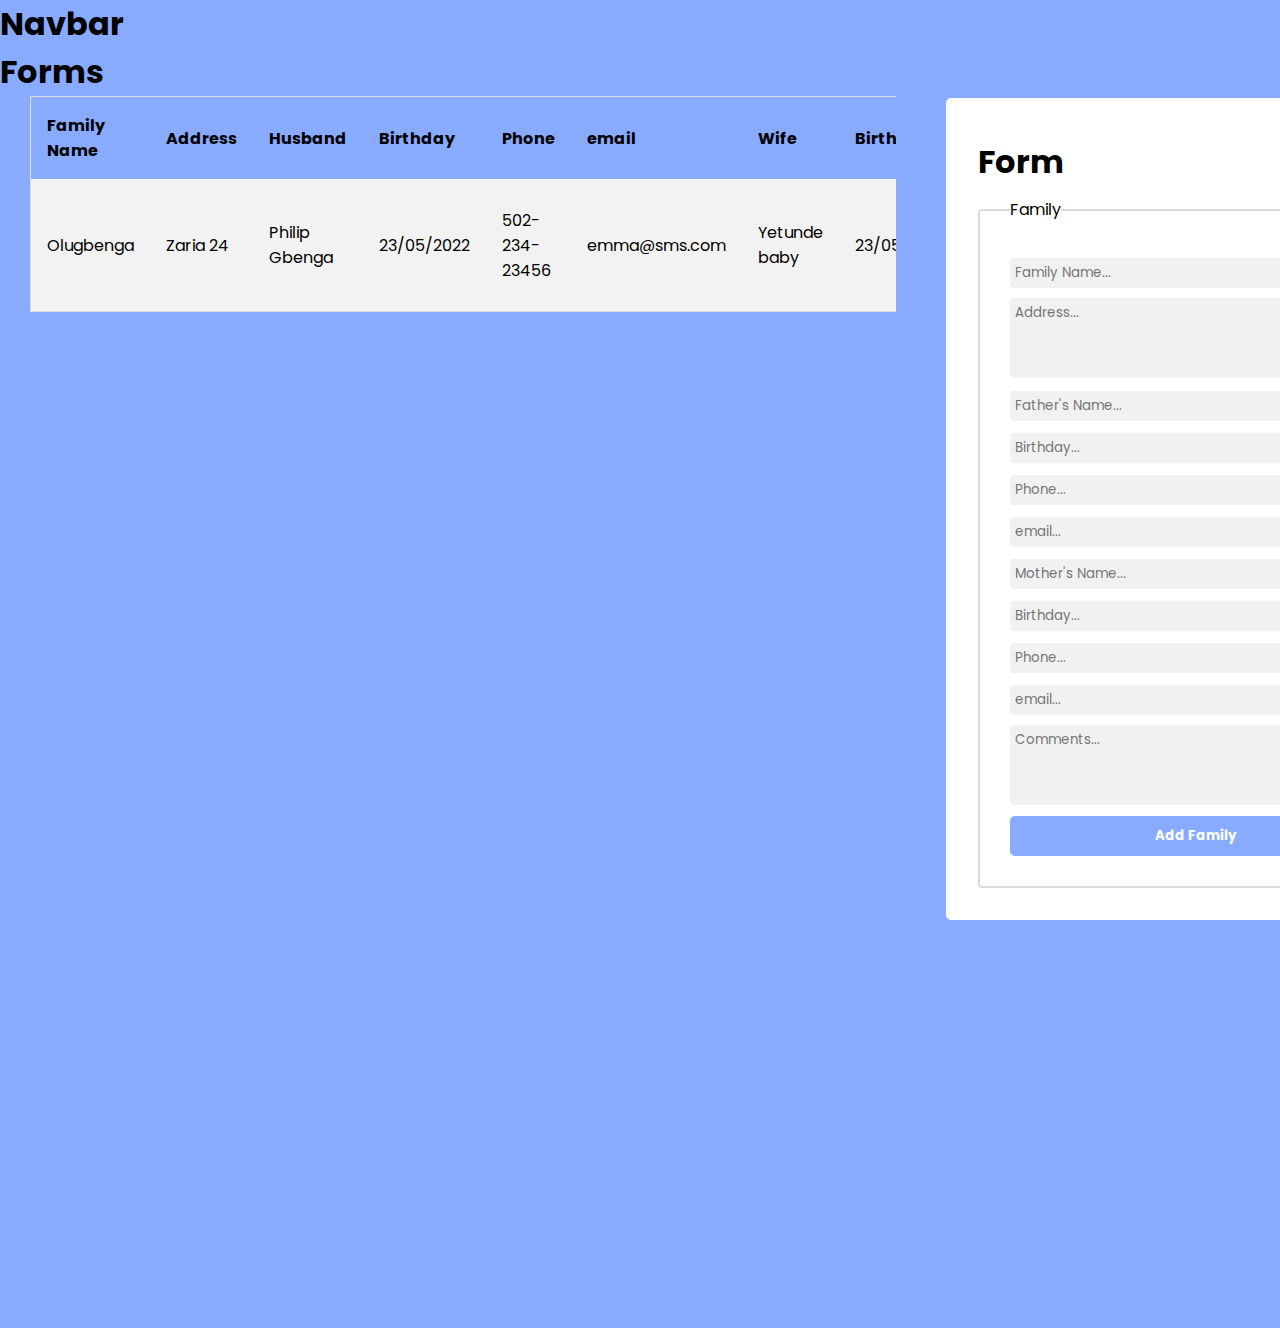
<file: 12345/index.html>
<!DOCTYPE html>
<html lang="en">
  <head>
    <meta charset="UTF-8" />
    <meta http-equiv="X-UA-Compatible" content="IE=edge" />
    <meta name="viewport" content="width=device-width, initial-scale=1.0" />
    <!-- Iconscout Link For Icons -->
    <link
      rel="stylesheet"
      href="https://unicons.iconscout.com/release/v4.0.0/css/line.css"
    />

    <link rel="stylesheet" href="./styles.css" />
    <title>Family</title>
  </head>
  <body>
    <div class="navbar">
      <h1>Navbar</h1>
    </div>
    <div class="main">
      <div class="aside-left">
        <h1>Forms</h1>
        <div class="form-details">
            <div style="overflow-x:auto;" class="table-wrapper">
                <table>
                    <tr>
                        <th>Family Name</th>
                        <th>Address</th>
                        <th>Husband</th>
                        <th>Birthday</th>
                        <th>Phone</th>
                        <th>email</th>
                        <th>Wife</th>
                        <th>Birthday</th>
                        <th>Phone</th>
                        <th>Comments</th>
                    </tr>
                    <tr>
                        <td>Olugbenga</td>
                        <td>Zaria 24</td>
                        <td>Philip Gbenga</td>
                        <td>23/05/2022</td>
                        <td>502-234-23456</td>
                        <td>emma@sms.com</td>
                        <td>Yetunde baby</td>
                        <td>23/05/2008</td>
                        <td>502-234-23456</td>
                        <td>yeti@sms.com</td>
                        <td>I shall have three Children</td>
                    </tr>
                   
                </table>
            </div>
  
  
        </div>
      </div>
      <div class="aside-right">
          <div class="wrapper">
            <form action="#">
                <h1>
                    <i class="uil uil-file-edit-alt"></i>
                    
                    Form</h1>
                <fieldset>
                <legend>Family</legend>
                    <input type="text" placeholder="Family Name..." required />
                    <textarea placeholder="Address..." required></textarea>
                    <input type="text" placeholder="Father's Name..." required />
                    <input type="datetime" placeholder="Birthday..." required />
                    <input type="phone" placeholder="Phone..." required />
                    <input type="email" placeholder="email..." required />
                    <input type="text" placeholder="Mother's Name..." required />
                    <input type="datetime" placeholder="Birthday..." required />
                    <input type="phone" placeholder="Phone..." required />
                    <input type="email" placeholder="email..." required />
                    <textarea placeholder="Comments..." required></textarea>
                    <button>Add Family</button>
            </fieldset>
          </form>
        </div>
      </div>
    </div>
    <!-------Scripts--------->
    <script src="./main.js"></script>
  </body>
</html>
</file>
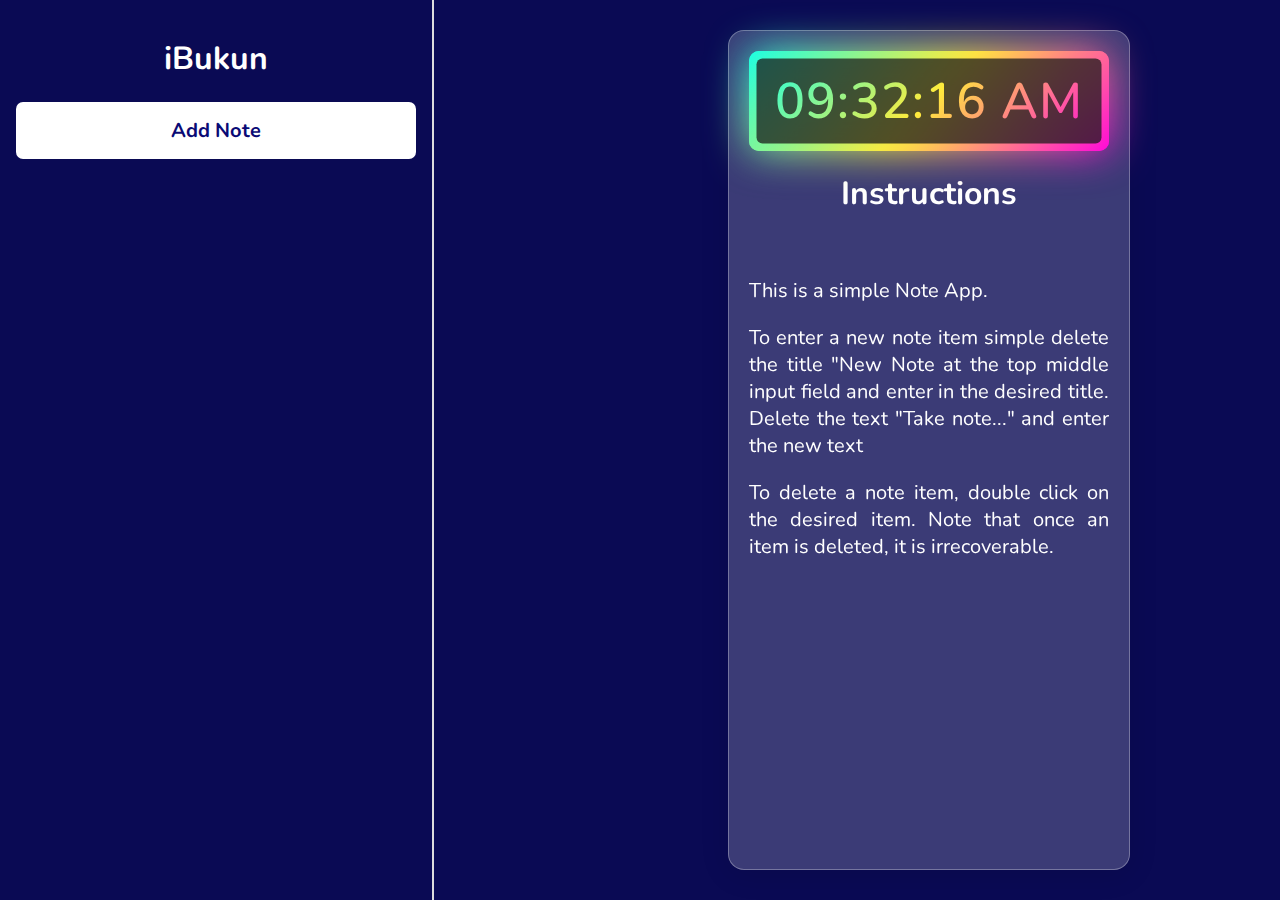
<file: notesApp/index.html>
<!DOCTYPE html>
<html lang="en">
<head>
    <meta charset="UTF-8">
    <meta http-equiv="X-UA-Compatible" content="IE=edge">
    <meta name="viewport" content="width=device-width, initial-scale=1.0">
    <title>Notes App</title>
    <link rel="stylesheet" href="./css/styles.css">
</head>
<body>
    <div class="notes" id="app">
        <!-- <div class="notes__sidebar">
            <button class="notes__add" type="button">Add Note</button>
            <div class="notes__list">
                <div class="notes__list-item notes__list-item--selected">
                    <div class="notes__small-title">Lecture Notes</div>
                    <div class="notes__small-body">I learnt nothing today.</div>
                    <div class="notes__small-updated">Thursday 3:30pm</div>
                </div>
            </div>
        </div>
        <div class="notes__preview">
            <input class="notes__title" type="text" placeholder="Enter a title...">
            <textarea class="notes__body">I am the notes body...</textarea>
        </div> -->
    </div>
    <script src="./js/main.js" type="module"></script>
</body>
</html>
</file>
<file: 12345/styles.css>
@import url('https://fonts.googleapis.com/css2?family=Poppins:wght@400;500;600;700&display=swap');

* {
    margin: 0;
    padding: 0;
    box-sizing: border-box;
    font-family: 'Poppins', sans-serif;
}

body {
    background: #88ABFF;
}

.main {
    display: flex;
}

/*-----Aside Right----*/
.aside-right {
    display: flex;
    flex-direction: column;
    height: 100vh;
    width: 30vw;
    margin-left: 50px;
}

.wrapper {
    display: flex;
    flex-direction: column;
    justify-content: center;
}

form {
    display: flex;
    flex-direction: column;
    justify-content: center;
    margin-top: 50px;
    height: 100%;
    width: 500px;
    line-height: 2;
    border: 2px solid #fff;
    padding: 30px;
    border-radius: 5px;
    background: #fff;
}

form:hover {
    box-shadow: 5px 5px 5px rgba(0, 0, 0, 0.5);
}
form input {
    margin-bottom: 10px;
    height: 30px;
    width: 370px;
    border-radius: 4px;
    padding: 5px;
    outline: none;
    border: transparent;
    background: #0c0b0b0f;
    color: #000000;
    overflow-x: hidden;
}

textarea {
    height: 80px;
    width: 370px;
    overflow-x: hidden;
    background: #0c0b0b0f;
    outline: none;
    border: transparent;
    border-radius: 4px;
    padding: 5px;
}

fieldset {
    padding: 30px;
    border-radius: 4px;
    border: 2px solid #0c0b0b28;
}

button {
    background: #88ABFF;
    height: 40px;
    width: 370px;
    border-radius: 5px;
    outline: none;
    border: none;
    font-weight: bold;
    color: white;
}

button:hover {
    color: #88ABFF;
    background: #fff;
    border: 2px solid #88ABFF;
    box-shadow: 5px 5px 5px rgba(0, 0, 0, 0.5px);
    cursor: pointer;
}

.uil {
    color: #88ABFF;
}

/*-----Aside Left-----*/
.aside-left {
    display: flex;
    flex-direction: column;
    /* background: green; */
    height: 100vw;
    width: 70vw;
}

/* .form-details {
    width: 70vw;
    height: auto;
    border: 2px solid blue;
    background: red;
} */

/* .table-wrapper {
    background: green;
    width: 65vw;
} */

table {
    border-spacing: 0;
    width: 90%;
    border: 1px solid rgb(221, 221, 221);
    /* display: flex;
    flex-direction: column;
    justify-content: items;
    align-items: content; */
    margin-left: 30px;

}

th,
td {
    text-align: left;
    padding: 16px;
}

tr:nth-child(even) {
    background-color: #f2f2f2
}
</file>
<file: notesApp/css/styles.css>
@import url('https://fonts.googleapis.com/css2?family=Dr+Sugiyama&family=Nunito:wght@200;400;700&display=swap');

html,
body {
    height: 100%;
    margin: 0;
    background: #0a0a54;
}

.brand {
    font-family: 'Dr Sugiyama', cursive;
    text-align: center;
    color: #ffffff;
}

.notes {
    display: flex;
    height: 100%;
}

.notes * {
    font-family: "Nunito", sans-serif;
}

.notes__sidebar {
    border-right: 2px solid #dddddd;
    flex-shrink: 0;
    overflow-y: auto;
    padding: 1em;
    width: 400px;
}

.notes__add {
    background: #ffffff;
    border: none;
    border-radius: 7px;
    color: #0a0a75;
    cursor: pointer;
    font-size: 1.25em;
    font-weight: bold;
    margin-bottom: 1em;
    padding: 0.75em 0;
    width: 100%;
}

.notes__add:hover {
    background: #0a0a75;
    color: #fff;
    border: 2px solid #ffffff;
    background: rgba(255, 255, 255, 0.2);
    border-radius: 16px;
    box-shadow: 0 4px 30px rgba(0, 0, 0, 0.1);
    backdrop-filter: blur(5px);
    -webkit-backdrop-filter: blur(5px);
    border: 2px solid rgba(255, 255, 255, 0.3);
}

.notes__list-item {
    cursor: pointer;
    overflow-y: hidden;
    background: #fff;
    height: auto;
    margin-bottom: 15px;
    background: rgba(255, 255, 255, 0.2);
    border-radius: 16px;
    box-shadow: 0 4px 30px rgba(0, 0, 0, 0.1);
    backdrop-filter: blur(5px);
    -webkit-backdrop-filter: blur(5px);
    border: 2px solid rgba(255, 255, 255, 0.3);
    color: #d3d3d3;
}

.notes__list-item:hover {
    box-shadow: 2px 5px 10px rgba(0, 0, 0, 0.3);
}

.notes__list-item--selected {
    background: #eeeeee;
    border-radius: 7px;
    font-weight: bold;
    color: #000000;
}

.notes__small-title,
.notes__small-updated {
    padding: 10px;
}

.notes__small-title {
    font-size: 1.2em;
}

.notes__small-body {
    padding: 0 10px;
}

.notes__small-updated {
    color: #aaaaaa;
    font-style: italic;
    text-align: right;
    border-radius: 15px;
}

.notes__preview {
    display: flex;
    flex-direction: column;
    padding: 2em 3em;
    flex-grow: 1;
}

.notes__title,
.notes__body {
    border: none;
    outline: none;
    width: 90%;
    padding: 10px;
    border-radius: 10px;
    background: rgba(255, 255, 255, 0.2);
    border-radius: 16px;
    box-shadow: 0 4px 30px rgba(0, 0, 0, 0.1);
    backdrop-filter: blur(5px);
    -webkit-backdrop-filter: blur(5px);
    border: 1px solid rgba(255, 255, 255, 0.3);
    color: #ffffff;
}

.notes__title:hover,
.notes__body:hover {
    background: rgba(255, 255, 255, 0.868);
    color: #000000;
}

.notes__title {
    font-size: 3em;
    font-weight: bold;
}

.notes__body {
    flex-grow: 1;
    font-size: 1.2em;
    line-height: 1.5;
    margin-top: 2em;
    resize: none;
}


/*========================CLOCK====================================*/
.wrapper {
    height: 100px;
    width: 360px;
    position: relative;
    background: linear-gradient(135deg, #14ffe9, #ffeb3b, #ff00e0);
    border-radius: 10px;
    cursor: default;
    margin: 20px 20px;
    animation: animate 1.5s linear infinite;
}

.wrapper .display,
.wrapper span {
    position: absolute;
    top: 50%;
    left: 50%;
    transform: translate(-50%, -50%);
}

.wrapper .display {
    z-index: 999;
    height: 85px;
    width: 345px;
    background: #1b1b1bbf;
    border-radius: 6px;
    text-align: center;
}

.display #time {
    line-height: 85px;
    color: #fff;
    font-size: 50px;
    font-weight: 600;
    letter-spacing: 1px;
    background: linear-gradient(135deg, #14ffe9, #ffeb3b, #ff00e0);
    -webkit-background-clip: text;
    -webkit-text-fill-color: transparent;
    animation: animate 1.5s linear infinite;
}

@keyframes animate {
    100% {
        filter: hue-rotate(360deg);
    }
}

.wrapper span {
    height: 100%;
    width: 100%;
    border-radius: 10px;
    background: inherit;
}

.wrapper span:first-child {
    filter: blur(7px);
}

.wrapper span:last-child {
    filter: blur(20px);
}

/*==========================*/

/*-----Instructions-----*/
.instructions {
    margin: 30px 150px 30px 0px;
    width: 400px;
    border-radius: 10px;
    background: rgba(255, 255, 255, 0.2);
    border-radius: 16px;
    box-shadow: 0 4px 30px rgba(0, 0, 0, 0.1);
    backdrop-filter: blur(5px);
    -webkit-backdrop-filter: blur(5px);
    border: 1px solid rgba(255, 255, 255, 0.3);
    color: #fff;
}

.instructions-title {
    text-align: center;
}

.instructions-list {
    padding: 20px;
    text-align: justify;
    font-size: 20px;
}

/*-----Scrollbar-----*/

/* Firefox */
* {
    scrollbar-width: thin;
    scrollbar-color: #332BC8 #DFE9EB;
}

/* Chrome, Edge and Safari */
*::-webkit-scrollbar {
    width: 11px;
    width: 11px;
}

*::-webkit-scrollbar-track {
    border-radius: 5px;
    background-color: #DFE9EB;
}

*::-webkit-scrollbar-track:hover {
    background-color: #B8C0C2;
}

*::-webkit-scrollbar-track:active {
    background-color: #B8C0C2;
}

*::-webkit-scrollbar-thumb {
    border-radius: 5px;
    background-color: #332BC8;
}

*::-webkit-scrollbar-thumb:hover {
    background-color: #358AF2;
}

*::-webkit-scrollbar-thumb:active {
    background-color: #94CFF9;
}
</file>
